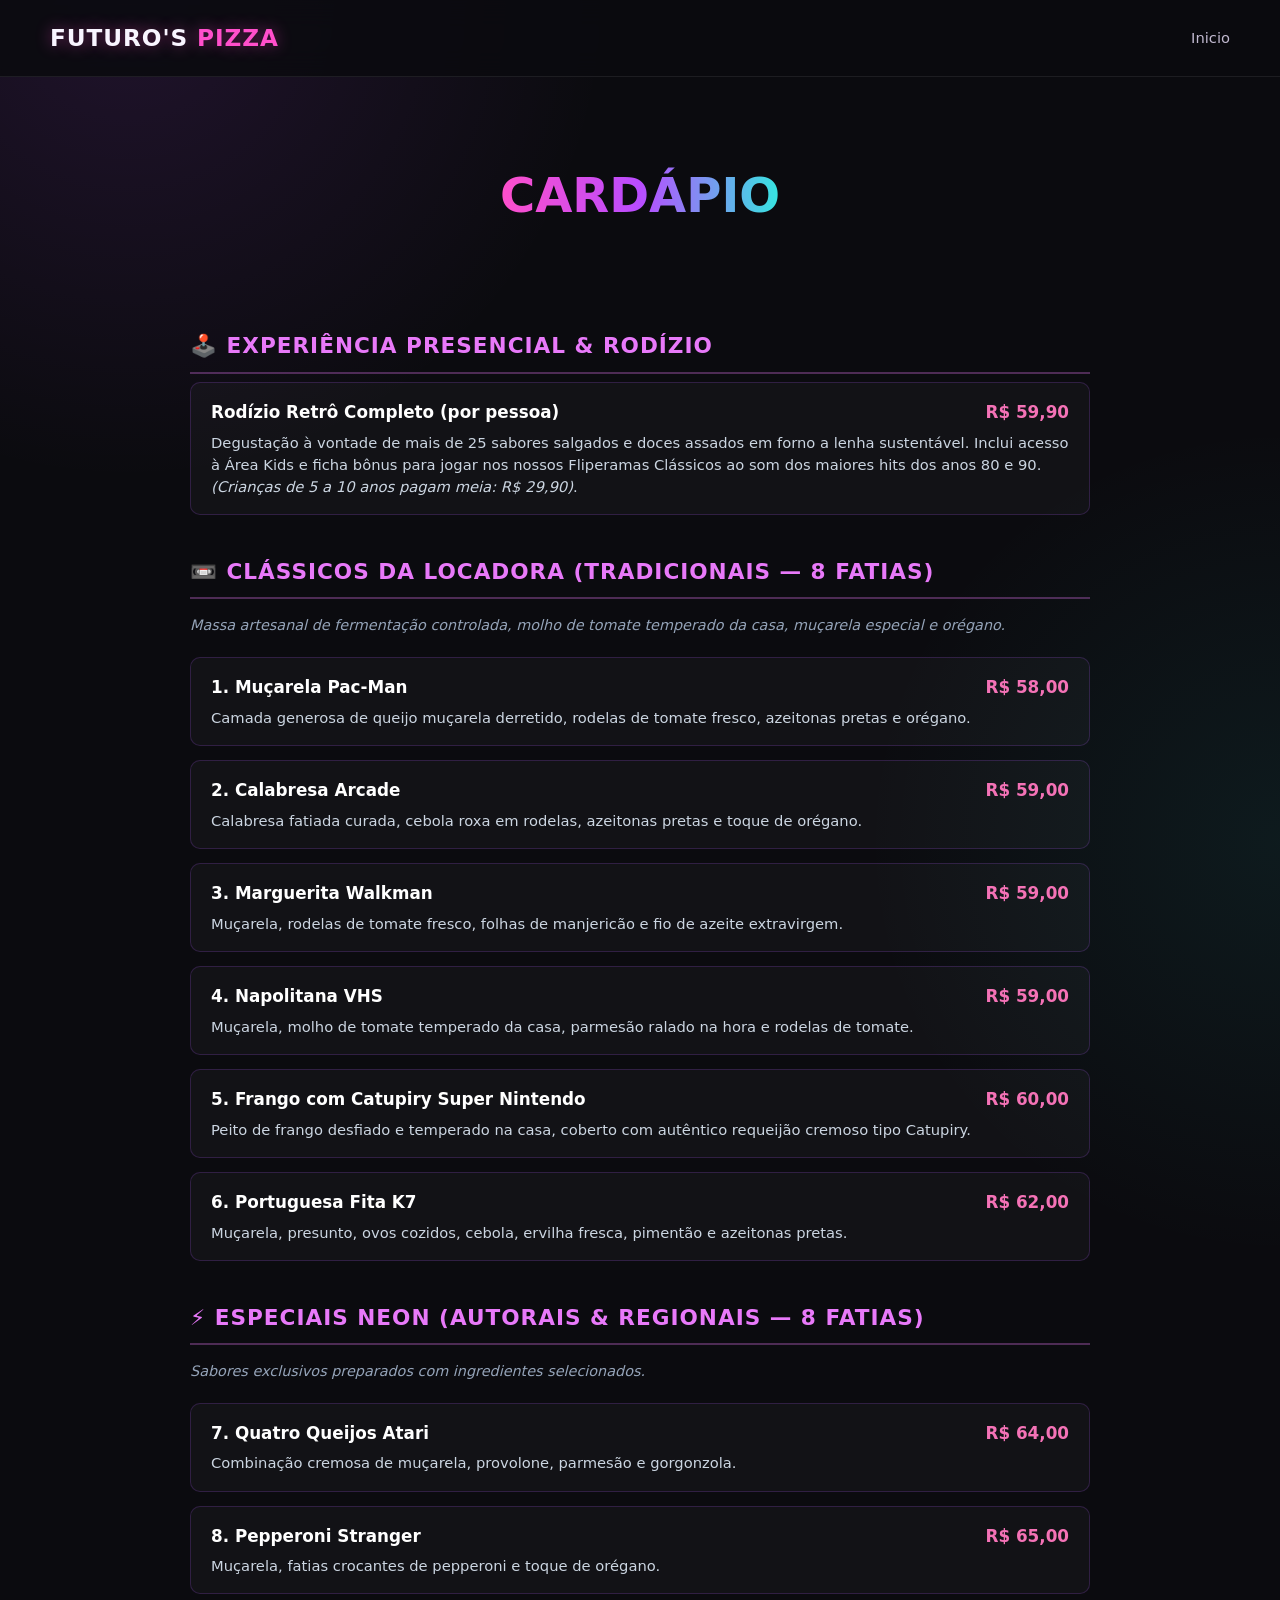
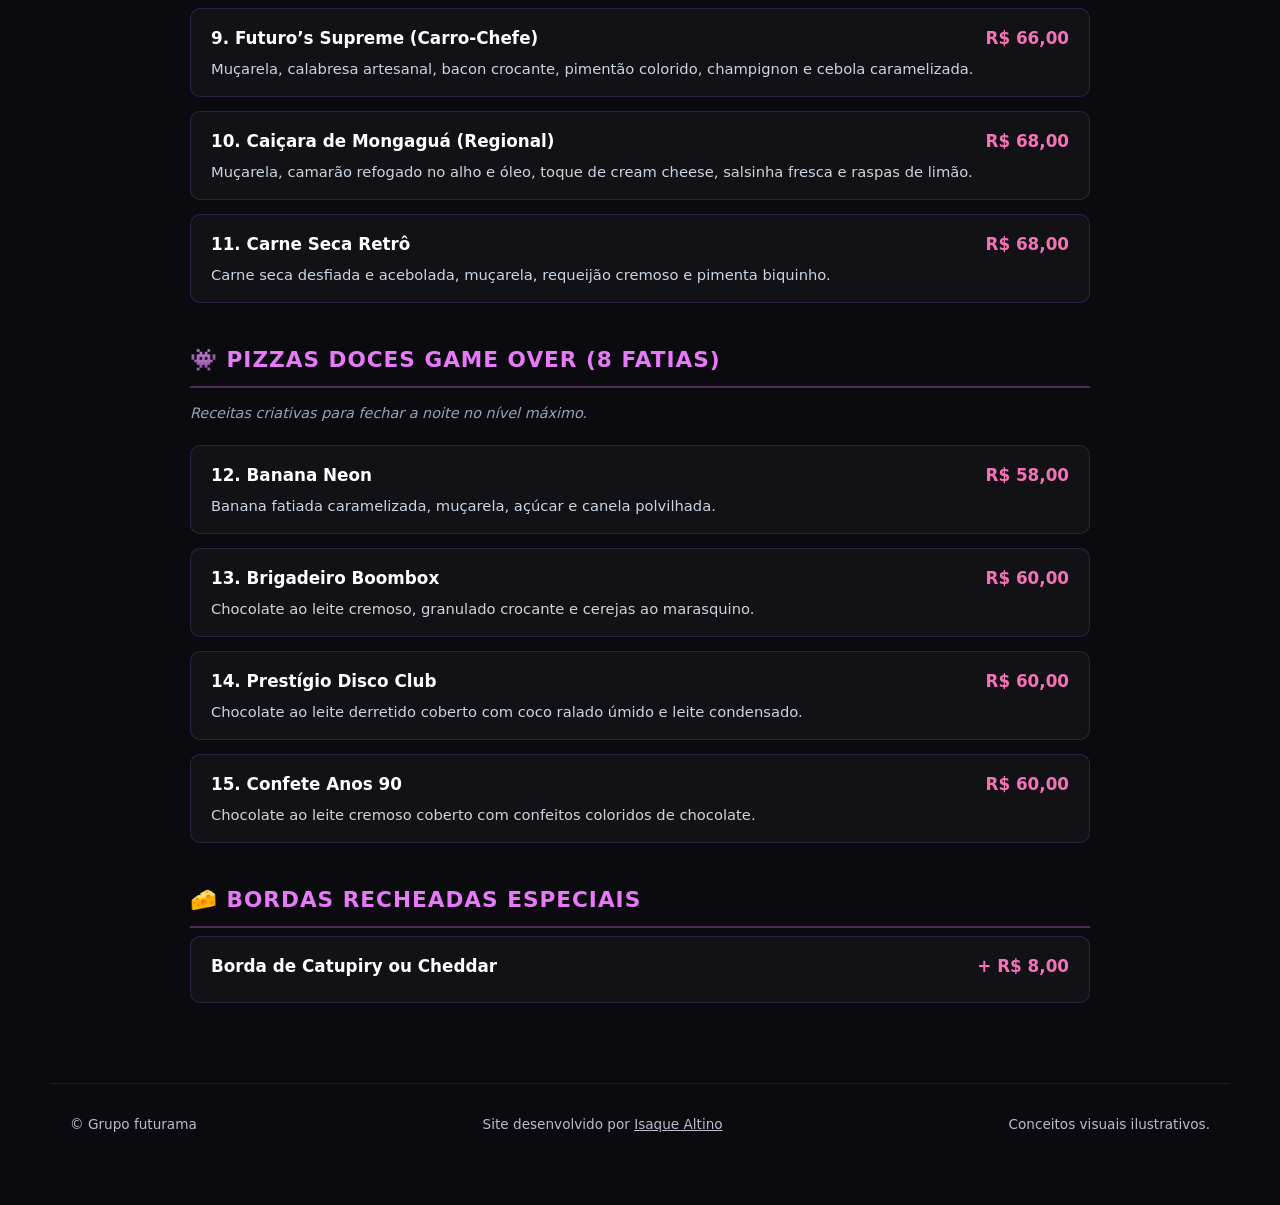
<file: cardapio/cardapio.html>
<!DOCTYPE html>
<html lang="pt-BR">

<head>
  <meta charset="UTF-8">
  <link rel="stylesheet" href="cardapio.css">
  <link rel="icon" href="./imgs/favicon.png" type="image/x-icon">
  <meta name="viewport" content="width=device-width, initial-scale=1.0">
  <title>CARDÁPIO</title>
</head>

<body>

  <header class="site-header">
    <nav class="nav container" aria-label="Navegação principal">
      <!-- Altere o nome da marca aqui, se necessário. -->
      <a class="brand" href="../index.html">FUTURO'S <span>PIZZA</span></a>
      <div class="nav-links">
        <a href="../index.html">Inicio</a>
      </div>
    </nav>
  </header>

  <section id="galeria">
    <div class="container">
      <div class="section-heading">
        <span class="eyebrow"></span>
        <h2><span class="gradient-text">CARDÁPIO</span></h2>
      </div>

      <section id="sobre">


        <div class="container">
          <div class="menu-wrapper">


            <!-- Categoria: Experiência Presencial -->
            <div class="menu-category">
              <h3 class="menu-category-title">🕹️ Experiência Presencial &amp; Rodízio</h3>
              <div class="menu-item">
                <div class="menu-item-header">
                  <span class="menu-item-name">Rodízio Retrô Completo (por pessoa)</span>
                  <span class="menu-item-price">R$ 59,90</span>
                </div>
                <p class="menu-item-desc">Degustação à vontade de mais de 25 sabores salgados e doces assados em forno a
                  lenha sustentável. Inclui acesso à Área Kids e ficha bônus para jogar nos nossos Fliperamas Clássicos
                  ao som dos maiores hits dos anos 80 e 90. <em>(Crianças de 5 a 10 anos pagam meia: R$ 29,90)</em>.</p>
              </div>
            </div>

            <!-- Categoria: Clássicos da Locadora -->
            <div class="menu-category">
              <h3 class="menu-category-title">📼 Clássicos da Locadora (Tradicionais — 8 fatias)</h3>
              <p class="menu-category-desc">Massa artesanal de fermentação controlada, molho de tomate temperado da
                casa, muçarela especial e orégano.</p>

              <div class="menu-item">
                <div class="menu-item-header">
                  <span class="menu-item-name">1. Muçarela Pac-Man</span>
                  <span class="menu-item-price">R$ 58,00</span>
                </div>
                <p class="menu-item-desc">Camada generosa de queijo muçarela derretido, rodelas de tomate fresco,
                  azeitonas pretas e orégano.</p>
              </div>

              <div class="menu-item">
                <div class="menu-item-header">
                  <span class="menu-item-name">2. Calabresa Arcade</span>
                  <span class="menu-item-price">R$ 59,00</span>
                </div>
                <p class="menu-item-desc">Calabresa fatiada curada, cebola roxa em rodelas, azeitonas pretas e toque de
                  orégano.</p>
              </div>

              <div class="menu-item">
                <div class="menu-item-header">
                  <span class="menu-item-name">3. Marguerita Walkman</span>
                  <span class="menu-item-price">R$ 59,00</span>
                </div>
                <p class="menu-item-desc">Muçarela, rodelas de tomate fresco, folhas de manjericão e fio de azeite
                  extravirgem.</p>
              </div>

              <div class="menu-item">
                <div class="menu-item-header">
                  <span class="menu-item-name">4. Napolitana VHS</span>
                  <span class="menu-item-price">R$ 59,00</span>
                </div>
                <p class="menu-item-desc">Muçarela, molho de tomate temperado da casa, parmesão ralado na hora e rodelas
                  de tomate.</p>
              </div>

              <div class="menu-item">
                <div class="menu-item-header">
                  <span class="menu-item-name">5. Frango com Catupiry Super Nintendo</span>
                  <span class="menu-item-price">R$ 60,00</span>
                </div>
                <p class="menu-item-desc">Peito de frango desfiado e temperado na casa, coberto com autêntico requeijão
                  cremoso tipo Catupiry.</p>
              </div>

              <div class="menu-item">
                <div class="menu-item-header">
                  <span class="menu-item-name">6. Portuguesa Fita K7</span>
                  <span class="menu-item-price">R$ 62,00</span>
                </div>
                <p class="menu-item-desc">Muçarela, presunto, ovos cozidos, cebola, ervilha fresca, pimentão e azeitonas
                  pretas.</p>
              </div>
            </div>

            <!-- Categoria: Especiais Neon -->
            <div class="menu-category">
              <h3 class="menu-category-title">⚡ Especiais Neon (Autorais &amp; Regionais — 8 fatias)</h3>
              <p class="menu-category-desc">Sabores exclusivos preparados com ingredientes selecionados.</p>

              <div class="menu-item">
                <div class="menu-item-header">
                  <span class="menu-item-name">7. Quatro Queijos Atari</span>
                  <span class="menu-item-price">R$ 64,00</span>
                </div>
                <p class="menu-item-desc">Combinação cremosa de muçarela, provolone, parmesão e gorgonzola.</p>
              </div>

              <div class="menu-item">
                <div class="menu-item-header">
                  <span class="menu-item-name">8. Pepperoni Stranger</span>
                  <span class="menu-item-price">R$ 65,00</span>
                </div>
                <p class="menu-item-desc">Muçarela, fatias crocantes de pepperoni e toque de orégano.</p>
              </div>

              <div class="menu-item">
                <div class="menu-item-header">
                  <span class="menu-item-name">9. Futuro’s Supreme (Carro-Chefe)</span>
                  <span class="menu-item-price">R$ 66,00</span>
                </div>
                <p class="menu-item-desc">Muçarela, calabresa artesanal, bacon crocante, pimentão colorido, champignon e
                  cebola caramelizada.</p>
              </div>

              <div class="menu-item">
                <div class="menu-item-header">
                  <span class="menu-item-name">10. Caiçara de Mongaguá (Regional)</span>
                  <span class="menu-item-price">R$ 68,00</span>
                </div>
                <p class="menu-item-desc">Muçarela, camarão refogado no alho e óleo, toque de cream cheese, salsinha
                  fresca e raspas de limão.</p>
              </div>

              <div class="menu-item">
                <div class="menu-item-header">
                  <span class="menu-item-name">11. Carne Seca Retrô</span>
                  <span class="menu-item-price">R$ 68,00</span>
                </div>
                <p class="menu-item-desc">Carne seca desfiada e acebolada, muçarela, requeijão cremoso e pimenta
                  biquinho.</p>
              </div>
            </div>

            <!-- Categoria: Pizzas Doces -->
            <div class="menu-category">
              <h3 class="menu-category-title">👾 Pizzas Doces Game Over (8 fatias)</h3>
              <p class="menu-category-desc">Receitas criativas para fechar a noite no nível máximo.</p>

              <div class="menu-item">
                <div class="menu-item-header">
                  <span class="menu-item-name">12. Banana Neon</span>
                  <span class="menu-item-price">R$ 58,00</span>
                </div>
                <p class="menu-item-desc">Banana fatiada caramelizada, muçarela, açúcar e canela polvilhada.</p>
              </div>

              <div class="menu-item">
                <div class="menu-item-header">
                  <span class="menu-item-name">13. Brigadeiro Boombox</span>
                  <span class="menu-item-price">R$ 60,00</span>
                </div>
                <p class="menu-item-desc">Chocolate ao leite cremoso, granulado crocante e cerejas ao marasquino.</p>
              </div>

              <div class="menu-item">
                <div class="menu-item-header">
                  <span class="menu-item-name">14. Prestígio Disco Club</span>
                  <span class="menu-item-price">R$ 60,00</span>
                </div>
                <p class="menu-item-desc">Chocolate ao leite derretido coberto com coco ralado úmido e leite condensado.
                </p>
              </div>

              <div class="menu-item">
                <div class="menu-item-header">
                  <span class="menu-item-name">15. Confete Anos 90</span>
                  <span class="menu-item-price">R$ 60,00</span>
                </div>
                <p class="menu-item-desc">Chocolate ao leite cremoso coberto com confeitos coloridos de chocolate.</p>
              </div>
            </div>

            <!-- Categoria: Bordas Recheadas -->
            <div class="menu-category">
              <h3 class="menu-category-title">🧀 Bordas Recheadas Especiais</h3>
              <div class="menu-item">
                <div class="menu-item-header">
                  <span class="menu-item-name">Borda de Catupiry ou Cheddar</span>
                  <span class="menu-item-price">+ R$ 8,00</span>
                </div>
              </div>
            </div>
          </div>
      </section>

      <footer>
        <div class="container footer-inner">
          <span>© <span id="year"></span> Grupo futurama</span>
          <span>Site desenvolvido por <a href="https://instagram.com/isaquealtino_" target="_blank"
              rel="noopener noreferrer">Isaque Altino</a></span>
          <span>Conceitos visuais ilustrativos.</span>
        </div>
      </footer>

</body>

</html>
</file>
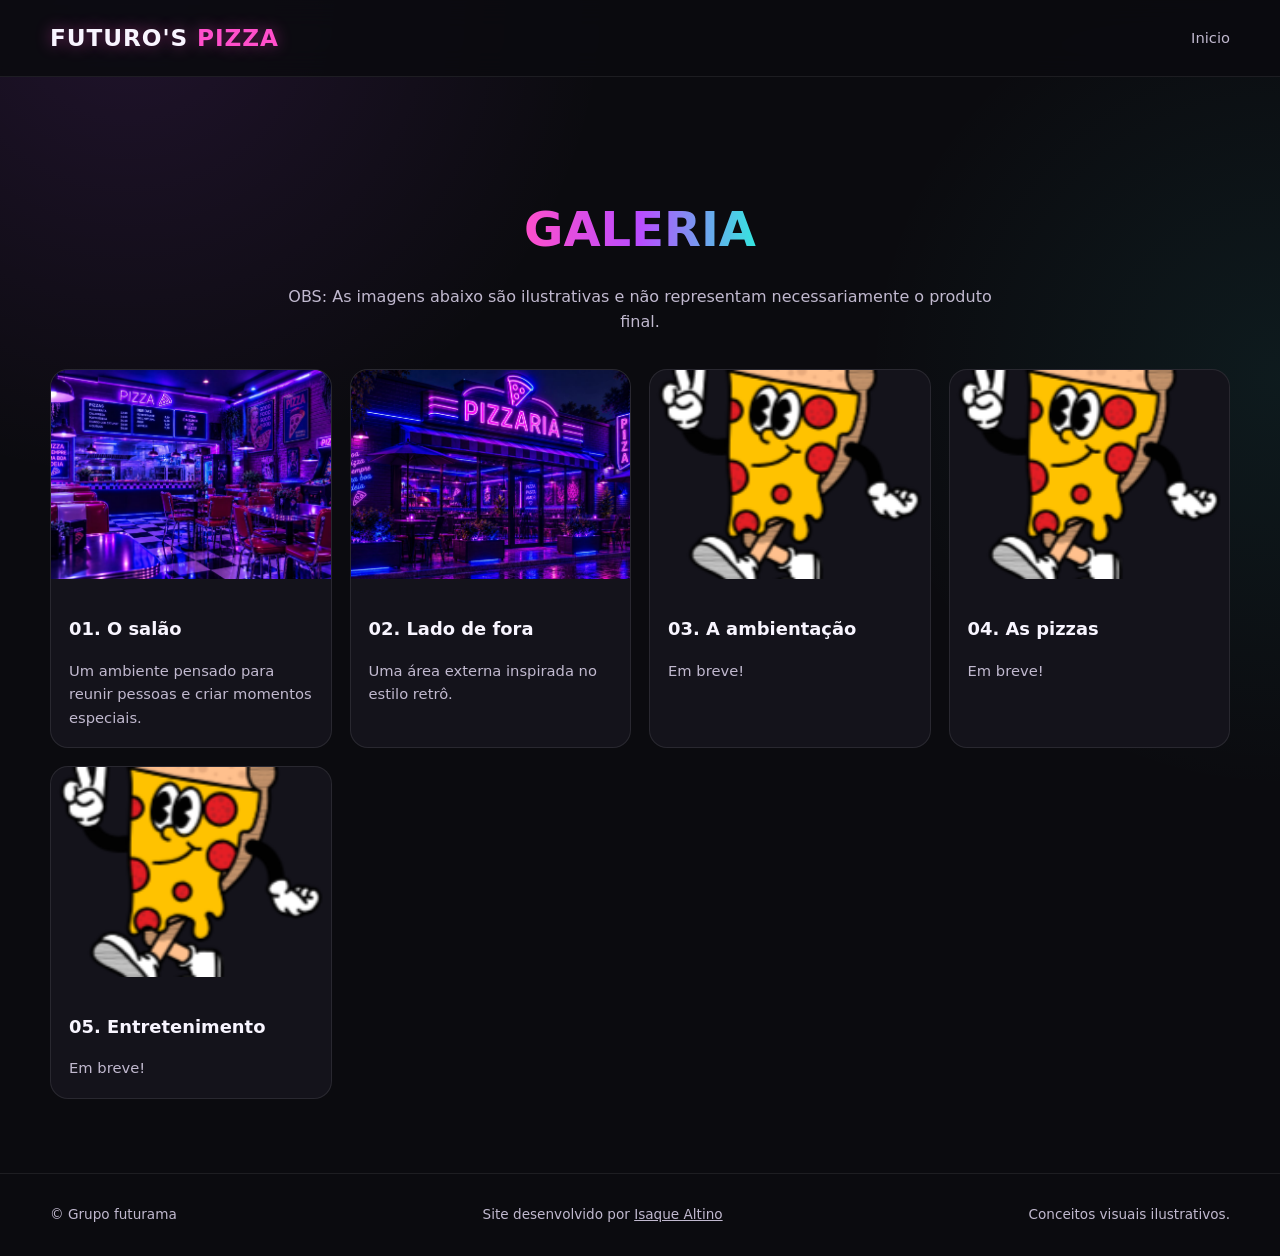
<file: galeria/galeria.html>
<!DOCTYPE html>
<html lang="pt-BR">
<head>
    <meta charset="UTF-8">
    <link rel="stylesheet" href="galeria.css">
    <link rel="icon" href="./imgs/favicon.png" type="image/x-icon">
    <meta name="viewport" content="width=device-width, initial-scale=1.0">
    <title>GALERIA</title>
</head>
<body>

    <header class="site-header">
    <nav class="nav container" aria-label="Navegação principal">
      <!-- Altere o nome da marca aqui, se necessário. -->
      <a class="brand" href="../index.html">FUTURO'S <span>PIZZA</span></a>
      <div class="nav-links">
        <a href="../index.html">Inicio</a>
    

      </div>
    </nav>
  </header>

       <section id="galeria">
      <div class="container">
        <div class="section-heading">
          <span class="eyebrow"></span>
          <h2><span class="gradient-text">GALERIA</span></h2>
          <p>OBS: As imagens abaixo são ilustrativas e não representam necessariamente o produto final.</p>
        </div>

        <div class="gallery">
          <!-- CARTÃO: para trocar uma foto, altere o endereço dentro de src.
               Para adicionar outro cartão, copie um bloco <article class="card"> completo. -->
          <article class="card">
            <a href="./imgs/osalao.png" target="_blank" rel="noopener noreferrer"><img src="./imgs/osalao.png" alt="Interior de restaurante com mesas e iluminação aconchegante" loading="lazy"></a>
            <div class="card-body"><h3>01. O salão</h3><p>Um ambiente pensado para reunir pessoas e criar momentos especiais.</p></div>
          </article>
          <article class="card">
            <a href="./imgs/oladofora.png" target="_blank" rel="noopener noreferrer"><img src="./imgs/ladofora.jpeg" alt="Interior de restaurante com mesas e iluminação aconchegante" loading="lazy"></a>
            <div class="card-body"><h3>02. Lado de fora</h3><p>Uma área externa inspirada no estilo retrô.</p></div>
          </article>
          <article class="card">
            <a href="./imgs/favicon.png" target="_blank" rel="noopener noreferrer"><img src="./imgs/favicon.png" alt="Interior de restaurante com mesas e iluminação aconchegante" loading="lazy"></a>
            <div class="card-body"><h3>03. A ambientação</h3><p>Em breve!</p></div>
          </article>
          <article class="card">
            <a href="./imgs/osalao.png" target="_blank" rel="noopener noreferrer"><img src="./imgs/favicon.png" alt="Interior de restaurante com mesas e iluminação aconchegante" loading="lazy"></a>
            <div class="card-body"><h3>04. As pizzas</h3><p>Em breve!</p></div>
          </article>
          <article class="card">
            <a href="./imgs/favicon.png" target="_blank" rel="noopener noreferrer"><img src="./imgs/favicon.png" alt="Interior de restaurante com mesas e iluminação aconchegante" loading="lazy"></a>
            <div class="card-body"><h3>05. Entretenimento</h3><p>Em breve!</p></div>
          </article>
        </div>
      </div>
    </section>

    <footer>
    <div class="container footer-inner">
      <span>© <span id="year"></span> Grupo futurama</span>
      <span>Site desenvolvido por <a href="https://instagram.com/isaquealtino_" target="_blank" rel="noopener noreferrer">Isaque Altino</a></span>
      <span>Conceitos visuais ilustrativos.</span>
    </div>
  </footer>
    
</body>
</html>
</file>
<file: cardapio/cardapio.css>
:root {
      --bg: #0b0b0f;
      --panel: #14131b;
      --panel-2: #1d1928;
      --text: #f8f5ff;
      --muted: #c1b9cf;
      --purple: #b94cff;
      --pink: #ff4fcb;
      --cyan: #35e6e0;
      --max-width: 1180px;
      --radius: 22px;
      --shadow: 0 0 28px rgba(185, 76, 255, .16);
    }

    * {
      box-sizing: border-box;
    }

    html {
      scroll-behavior: smooth;
    }

    body {
      margin: 0;
      background:
        radial-gradient(circle at 10% 0%, rgba(185, 76, 255, .12), transparent 30rem),
        radial-gradient(circle at 100% 30%, rgba(53, 230, 224, .07), transparent 26rem),
        var(--bg);
      color: var(--text);
      font-family: system-ui, -apple-system, BlinkMacSystemFont, "Segoe UI", sans-serif;
      line-height: 1.6;
    }

    img {
      display: block;
      width: 100%;
    }

    a {
      color: inherit;
    }

    .container {
      width: min(var(--max-width), calc(100% - 40px));
      margin-inline: auto;
    }

    /* Cabeçalho fixo e navegação adaptável */
    .site-header {
      position: sticky;
      top: 0;
      z-index: 20;
      background: rgba(11, 11, 15, .88);
      backdrop-filter: blur(14px);
      border-bottom: 1px solid rgba(255, 255, 255, .08);
    }

    .nav {
      min-height: 76px;
      display: flex;
      align-items: center;
      justify-content: space-between;
      gap: 24px;
    }

    .brand {
      text-decoration: none;
      font-weight: 900;
      letter-spacing: .04em;
      font-size: clamp(1.05rem, 2.4vw, 1.45rem);
      text-shadow: 0 0 16px rgba(255, 79, 203, .45);
    }

    .brand span {
      color: var(--pink);
    }

    .nav-links {
      display: flex;
      gap: 24px;
      align-items: center;
    }

    .nav-links a {
      color: var(--muted);
      text-decoration: none;
      font-size: .92rem;
      transition: color .2s ease;
    }

    .nav-links a:hover {
      color: var(--cyan);
    }

    /* Seções e cartões da galeria */
    section {
      padding: 40px 0;
    }

    .section-heading {
      max-width: 720px;
      margin: 0 auto 34px;
      text-align: center;
    }

    .section-heading h2 {
      font-size: clamp(1.8rem, 4vw, 3rem);
      margin-bottom: 12px;
    }

    .section-heading p {
      color: var(--muted);
      margin-bottom: 0;
    }

    .gradient-text {
      background: linear-gradient(90deg, var(--pink), var(--purple), var(--cyan));
      -webkit-background-clip: text;
      background-clip: text;
      color: transparent;
    }

    .gallery {
      display: grid;
      grid-template-columns: repeat(4, minmax(0, 1fr));
      gap: 18px;
    }

    .card {
      overflow: hidden;
      border-radius: 18px;
      background: var(--panel);
      border: 1px solid rgba(19, 13, 13, 0.09);
      transition: transform .25s ease, border-color .25s ease;
    }

    .card:hover {
      transform: translateY(-5px);
      border-color: rgba(185, 76, 255, .6);
    }

    .card img {
      aspect-ratio: 4 / 3;
      object-fit: cover;
    }

    .card-body {
      padding: 18px;
    }

    .card h3 {
      margin-bottom: 6px;
      font-size: 1.12rem;
    }

    .card p {
      color: var(--muted);
      font-size: .92rem;
      margin-bottom: 0;
    }

    .concept {
      display: grid;
      grid-template-columns: 1fr 1fr;
      gap: 36px;
      align-items: center;
      background: linear-gradient(130deg, rgba(185, 76, 255, .13), rgba(53, 230, 224, .05));
      border: 1px solid rgba(255, 255, 255, .09);
      border-radius: var(--radius);
      padding: clamp(24px, 5vw, 54px);
    }

    .concept h2 {
      font-size: clamp(1.8rem, 4vw, 2.8rem);
      line-height: 1.1;
    }

    .concept p {
      color: var(--muted);
    }

    .concept-image {
      border-radius: 16px;
      overflow: hidden;
      box-shadow: var(--shadow);
    }

    .concept-image img {
      aspect-ratio: 4 / 3;
      object-fit: cover;
    }

    .chips {
      display: flex;
      flex-wrap: wrap;
      gap: 10px;
      margin-top: 22px;
    }

    .chip {
      border: 1px solid rgba(255, 255, 255, .18);
      background: rgba(255, 255, 255, .04);
      color: #eee3ff;
      border-radius: 999px;
      padding: 8px 13px;
      font-size: .85rem;
    }

    .cta {
      text-align: center;
      border-radius: var(--radius);
      padding: 48px 24px;
      background: linear-gradient(120deg, rgba(255, 79, 203, .15), rgba(185, 76, 255, .16));
      border: 1px solid rgba(255, 255, 255, .1);
    }

    .cta h2 {
      font-size: clamp(1.7rem, 4vw, 2.7rem);
    }

    .cta p {
      color: var(--muted);
      max-width: 620px;
      margin: 0 auto 22px;
    }

    footer {
      padding: 30px 0;
      border-top: 1px solid rgba(255, 255, 255, .08);
      color: var(--muted);
      font-size: .85rem;
    }

    .footer-inner {
      display: flex;
      justify-content: space-between;
      gap: 16px;
      flex-wrap: wrap;
    }

    /* RESPONSIVIDADE: ajustes para tablets e celulares */
    @media (max-width: 900px) {
      .gallery {
        grid-template-columns: repeat(2, minmax(0, 1fr));
      }

      .carousel {
        min-height: 440px;
      }

      .concept {
        grid-template-columns: 1fr;
      }

      .concept-image {
        order: -1;
      }
    }

    @media (max-width: 600px) {
      .container {
        width: min(100% - 28px, var(--max-width));
      }

      .nav {
        min-height: 66px;
      }

      .nav-links {
        gap: 12px;
      }

      .nav-links a {
        font-size: .78rem;
      }

      .nav-links a:nth-child(2) {
        display: none;
      }

      .hero {
        padding-top: 14px;
      }

      .carousel {
        min-height: 490px;
        border-radius: 16px;
      }

      .slide::after {
        background: linear-gradient(0deg, rgba(5, 4, 10, .94) 0%, rgba(5, 4, 10, .65) 65%, rgba(5, 4, 10, .25) 100%);
      }

      .slide {
        align-items: flex-end;
      }

      .slide-content {
        padding: 28px 22px 86px;
      }

      .slide h1,
      .slide h2 {
        font-size: clamp(2.1rem, 10vw, 3.3rem);
      }

      .carousel-controls {
        bottom: 15px;
        padding: 0 14px;
      }

      .arrow {
        width: 39px;
        height: 39px;
      }

      section {
        padding: 52px 0;
      }

      .gallery {
        gap: 12px;
      }

      .card-body {
        padding: 13px;
      }

      .card h3 {
        font-size: 1rem;
      }

      .card p {
        font-size: .83rem;
      }

      .concept {
        padding: 20px;
        gap: 22px;
      }
    }

    @media (prefers-reduced-motion: reduce) {

      *,
      *::before,
      *::after {
        scroll-behavior: auto !important;
        transition-duration: .01ms !important;
      }
    }

    .menu-wrapper {
      text-align: left;
      max-width: 900px;
      margin: 0 auto;
      color: #e2e8f0;
      font-family: inherit;
    }

    .promo-banner {
      background: linear-gradient(90deg, rgba(168, 85, 247, 0.2), rgba(236, 72, 153, 0.2));
      border: 1px solid #d946ef;
      border-radius: 12px;
      padding: 18px 22px;
      margin-bottom: 35px;
      text-align: center;
      box-shadow: 0 0 15px rgba(217, 70, 239, 0.2);
    }

    .promo-banner h3 {
      color: #f472b6;
      margin: 0 0 8px 0;
      font-size: 1.1rem;
      text-transform: uppercase;
      letter-spacing: 1px;
    }

    .promo-banner p {
      margin: 0;
      font-size: 0.95rem;
      line-height: 1.5;
    }

    .menu-category {
      margin-bottom: 40px;
    }

    .menu-category-title {
      color: #e879f9;
      font-size: 1.35rem;
      border-bottom: 2px solid rgba(232, 121, 249, 0.3);
      padding-bottom: 8px;
      margin-bottom: 8px;
      text-transform: uppercase;
      letter-spacing: 1px;
    }

    .menu-category-desc {
      color: #94a3b8;
      font-size: 0.9rem;
      margin-bottom: 20px;
      font-style: italic;
    }

    .menu-item {
      background: rgba(255, 255, 255, 0.03);
      border: 1px solid rgba(168, 85, 247, 0.2);
      border-radius: 10px;
      padding: 16px 20px;
      margin-bottom: 14px;
      transition: transform 0.2s, border-color 0.2s;
    }

    .menu-item:hover {
      border-color: #d946ef;
      transform: translateY(-2px);
    }

    .menu-item-header {
      display: flex;
      justify-content: space-between;
      align-items: center;
      gap: 15px;
      margin-bottom: 6px;
    }

    .menu-item-name {
      font-weight: 700;
      font-size: 1.05rem;
      color: #ffffff;
    }

    .menu-item-price {
      font-weight: 700;
      font-size: 1.05rem;
      color: #f472b6;
      white-space: nowrap;
    }

    .menu-item-desc {
      margin: 0;
      font-size: 0.92rem;
      color: #cbd5e1;
      line-height: 1.5;
    }
</file>
<file: galeria/galeria.css>
/* =========================================================
       FUTURO'S PIZZA — ESTILOS
       DICA: as cores principais ficam em :root. Troque os códigos
       hexadecimais para personalizar a identidade visual do site.
       ========================================================= */
    :root {
      --bg: #0b0b0f;
      --panel: #14131b;
      --panel-2: #1d1928;
      --text: #f8f5ff;
      --muted: #c1b9cf;
      --purple: #b94cff;
      --pink: #ff4fcb;
      --cyan: #35e6e0;
      --max-width: 1180px;
      --radius: 22px;
      --shadow: 0 0 28px rgba(185, 76, 255, .16);
    }

    * { box-sizing: border-box; }
    html { scroll-behavior: smooth; }
    body {
      margin: 0;
      background:
        radial-gradient(circle at 10% 0%, rgba(185,76,255,.12), transparent 30rem),
        radial-gradient(circle at 100% 30%, rgba(53,230,224,.07), transparent 26rem),
        var(--bg);
      color: var(--text);
      font-family: system-ui, -apple-system, BlinkMacSystemFont, "Segoe UI", sans-serif;
      line-height: 1.6;
    }
    img { display: block; width: 100%; }
    a { color: inherit; }
    .container { width: min(var(--max-width), calc(100% - 40px)); margin-inline: auto; }

    /* Cabeçalho fixo e navegação adaptável */
    .site-header {
      position: sticky; top: 0; z-index: 20;
      background: rgba(11,11,15,.88);
      backdrop-filter: blur(14px);
      border-bottom: 1px solid rgba(255,255,255,.08);
    }
    .nav {
      min-height: 76px; display: flex; align-items: center;
      justify-content: space-between; gap: 24px;
    }
    .brand {
      text-decoration: none; font-weight: 900; letter-spacing: .04em;
      font-size: clamp(1.05rem, 2.4vw, 1.45rem);
      text-shadow: 0 0 16px rgba(255,79,203,.45);
    }
    .brand span { color: var(--pink); }
    .nav-links { display: flex; gap: 24px; align-items: center; }
    .nav-links a {
      color: var(--muted); text-decoration: none; font-size: .92rem;
      transition: color .2s ease;
    }
    .nav-links a:hover { color: var(--cyan); }

    /* Seções e cartões da galeria */
    section { padding: 74px 0; }
    .section-heading { max-width: 720px; margin: 0 auto 34px; text-align: center; }
    .section-heading h2 { font-size: clamp(1.8rem, 4vw, 3rem); margin-bottom: 12px; }
    .section-heading p { color: var(--muted); margin-bottom: 0; }
    .gradient-text {
      background: linear-gradient(90deg, var(--pink), var(--purple), var(--cyan));
      -webkit-background-clip: text; background-clip: text; color: transparent;
    }
    .gallery {
      display: grid; grid-template-columns: repeat(4, minmax(0, 1fr)); gap: 18px;
    }
    .card {
      overflow: hidden; border-radius: 18px; background: var(--panel);
      border: 1px solid rgba(255,255,255,.09); transition: transform .25s ease, border-color .25s ease;
    }
    .card:hover { transform: translateY(-5px); border-color: rgba(185,76,255,.6); }
    .card img { aspect-ratio: 4 / 3; object-fit: cover; }
    .card-body { padding: 18px; }
    .card h3 { margin-bottom: 6px; font-size: 1.12rem; }
    .card p { color: var(--muted); font-size: .92rem; margin-bottom: 0; }

    .concept {
      display: grid; grid-template-columns: 1fr 1fr; gap: 36px; align-items: center;
      background: linear-gradient(130deg, rgba(185,76,255,.13), rgba(53,230,224,.05));
      border: 1px solid rgba(255,255,255,.09); border-radius: var(--radius);
      padding: clamp(24px, 5vw, 54px);
    }
    .concept h2 { font-size: clamp(1.8rem, 4vw, 2.8rem); line-height: 1.1; }
    .concept p { color: var(--muted); }
    .concept-image { border-radius: 16px; overflow: hidden; box-shadow: var(--shadow); }
    .concept-image img { aspect-ratio: 4 / 3; object-fit: cover; }
    .chips { display: flex; flex-wrap: wrap; gap: 10px; margin-top: 22px; }
    .chip {
      border: 1px solid rgba(255,255,255,.18); background: rgba(255,255,255,.04);
      color: #eee3ff; border-radius: 999px; padding: 8px 13px; font-size: .85rem;
    }

    .cta {
      text-align: center; border-radius: var(--radius); padding: 48px 24px;
      background: linear-gradient(120deg, rgba(255,79,203,.15), rgba(185,76,255,.16));
      border: 1px solid rgba(255,255,255,.1);
    }
    .cta h2 { font-size: clamp(1.7rem, 4vw, 2.7rem); }
    .cta p { color: var(--muted); max-width: 620px; margin: 0 auto 22px; }

    footer { padding: 30px 0; border-top: 1px solid rgba(255,255,255,.08); color: var(--muted); font-size: .85rem; }
    .footer-inner { display: flex; justify-content: space-between; gap: 16px; flex-wrap: wrap; }

    /* RESPONSIVIDADE: ajustes para tablets e celulares */
    @media (max-width: 900px) {
      .gallery { grid-template-columns: repeat(2, minmax(0, 1fr)); }
      .carousel { min-height: 440px; }
      .concept { grid-template-columns: 1fr; }
      .concept-image { order: -1; }
    }
    @media (max-width: 600px) {
      .container { width: min(100% - 28px, var(--max-width)); }
      .nav { min-height: 66px; }
      .nav-links { gap: 12px; }
      .nav-links a { font-size: .78rem; }
      .nav-links a:nth-child(2) { display: none; }
      .hero { padding-top: 14px; }
      .carousel { min-height: 490px; border-radius: 16px; }
      .slide::after {
        background: linear-gradient(0deg, rgba(5,4,10,.94) 0%, rgba(5,4,10,.65) 65%, rgba(5,4,10,.25) 100%);
      }
      .slide { align-items: flex-end; }
      .slide-content { padding: 28px 22px 86px; }
      .slide h1, .slide h2 { font-size: clamp(2.1rem, 10vw, 3.3rem); }
      .carousel-controls { bottom: 15px; padding: 0 14px; }
      .arrow { width: 39px; height: 39px; }
      section { padding: 52px 0; }
      .gallery { gap: 12px; }
      .card-body { padding: 13px; }
      .card h3 { font-size: 1rem; }
      .card p { font-size: .83rem; }
      .concept { padding: 20px; gap: 22px; }
    }
    @media (prefers-reduced-motion: reduce) {
      *, *::before, *::after { scroll-behavior: auto !important; transition-duration: .01ms !important; }
    }
</file>
